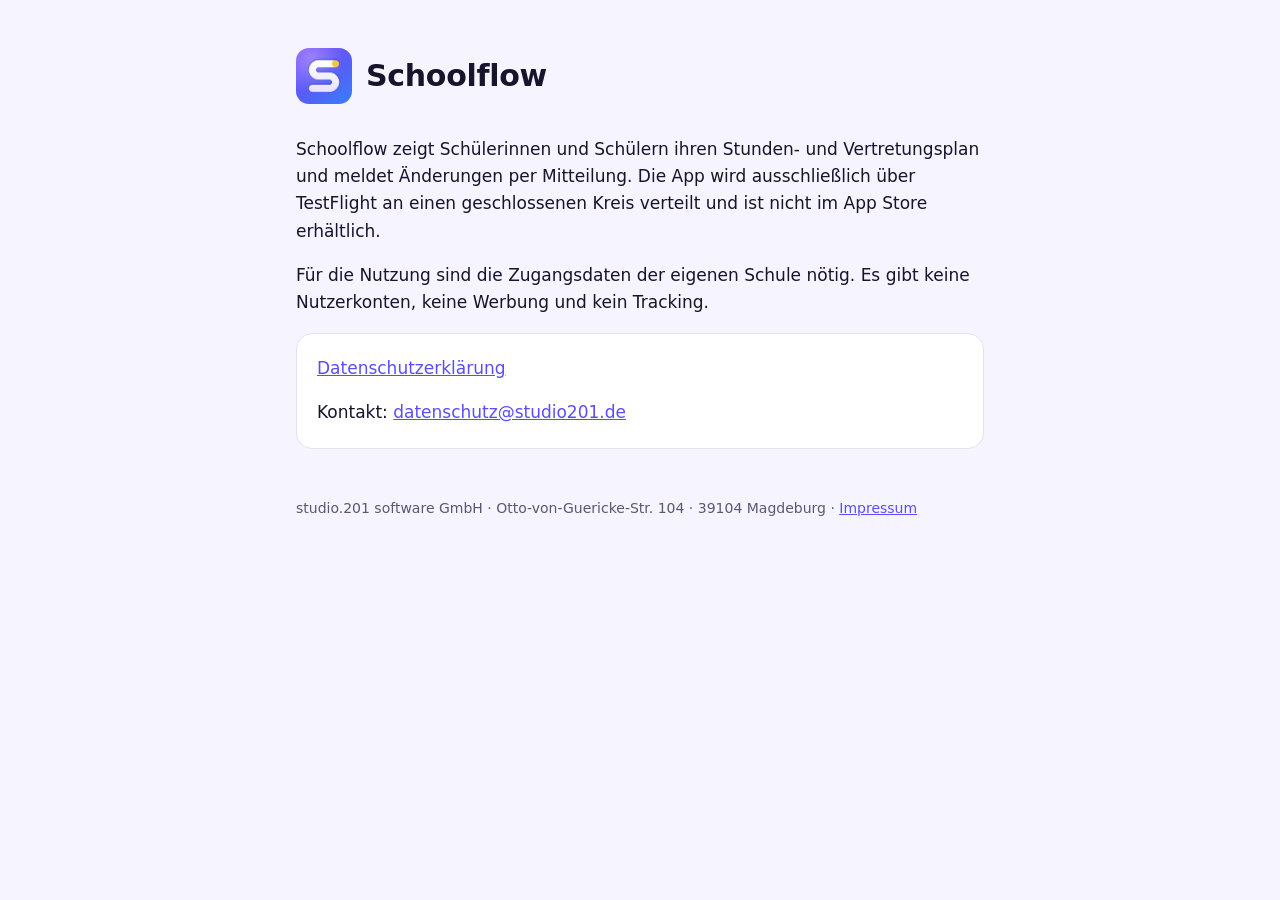
<file: index.html>
<!doctype html>
<html lang="de">
<head>
  <meta charset="utf-8">
  <meta name="viewport" content="width=device-width, initial-scale=1">
  <title>Schoolflow</title>
  <meta name="robots" content="noindex">
  <link rel="stylesheet" href="style.css">
  <link rel="icon" href="icon.png">
</head>
<body>
<main>
  <header>
    <img src="icon.png" alt="" width="56" height="56">
    <h1>Schoolflow</h1>
  </header>
  <p>Schoolflow zeigt Schülerinnen und Schülern ihren Stunden- und Vertretungsplan und meldet Änderungen per Mitteilung. Die App wird ausschließlich über TestFlight an einen geschlossenen Kreis verteilt und ist nicht im App Store erhältlich.</p>
  <p>Für die Nutzung sind die Zugangsdaten der eigenen Schule nötig. Es gibt keine Nutzerkonten, keine Werbung und kein Tracking.</p>
  <div class="card">
    <p><a href="datenschutz/">Datenschutzerklärung</a></p>
    <p>Kontakt: <a href="mailto:datenschutz@studio201.de">datenschutz@studio201.de</a></p>
  </div>
  <footer>
    studio.201 software GmbH · Otto-von-Guericke-Str. 104 · 39104 Magdeburg ·
    <a href="https://studio201.de/Impressum/">Impressum</a>
  </footer>
</main>
</body>
</html>
</file>
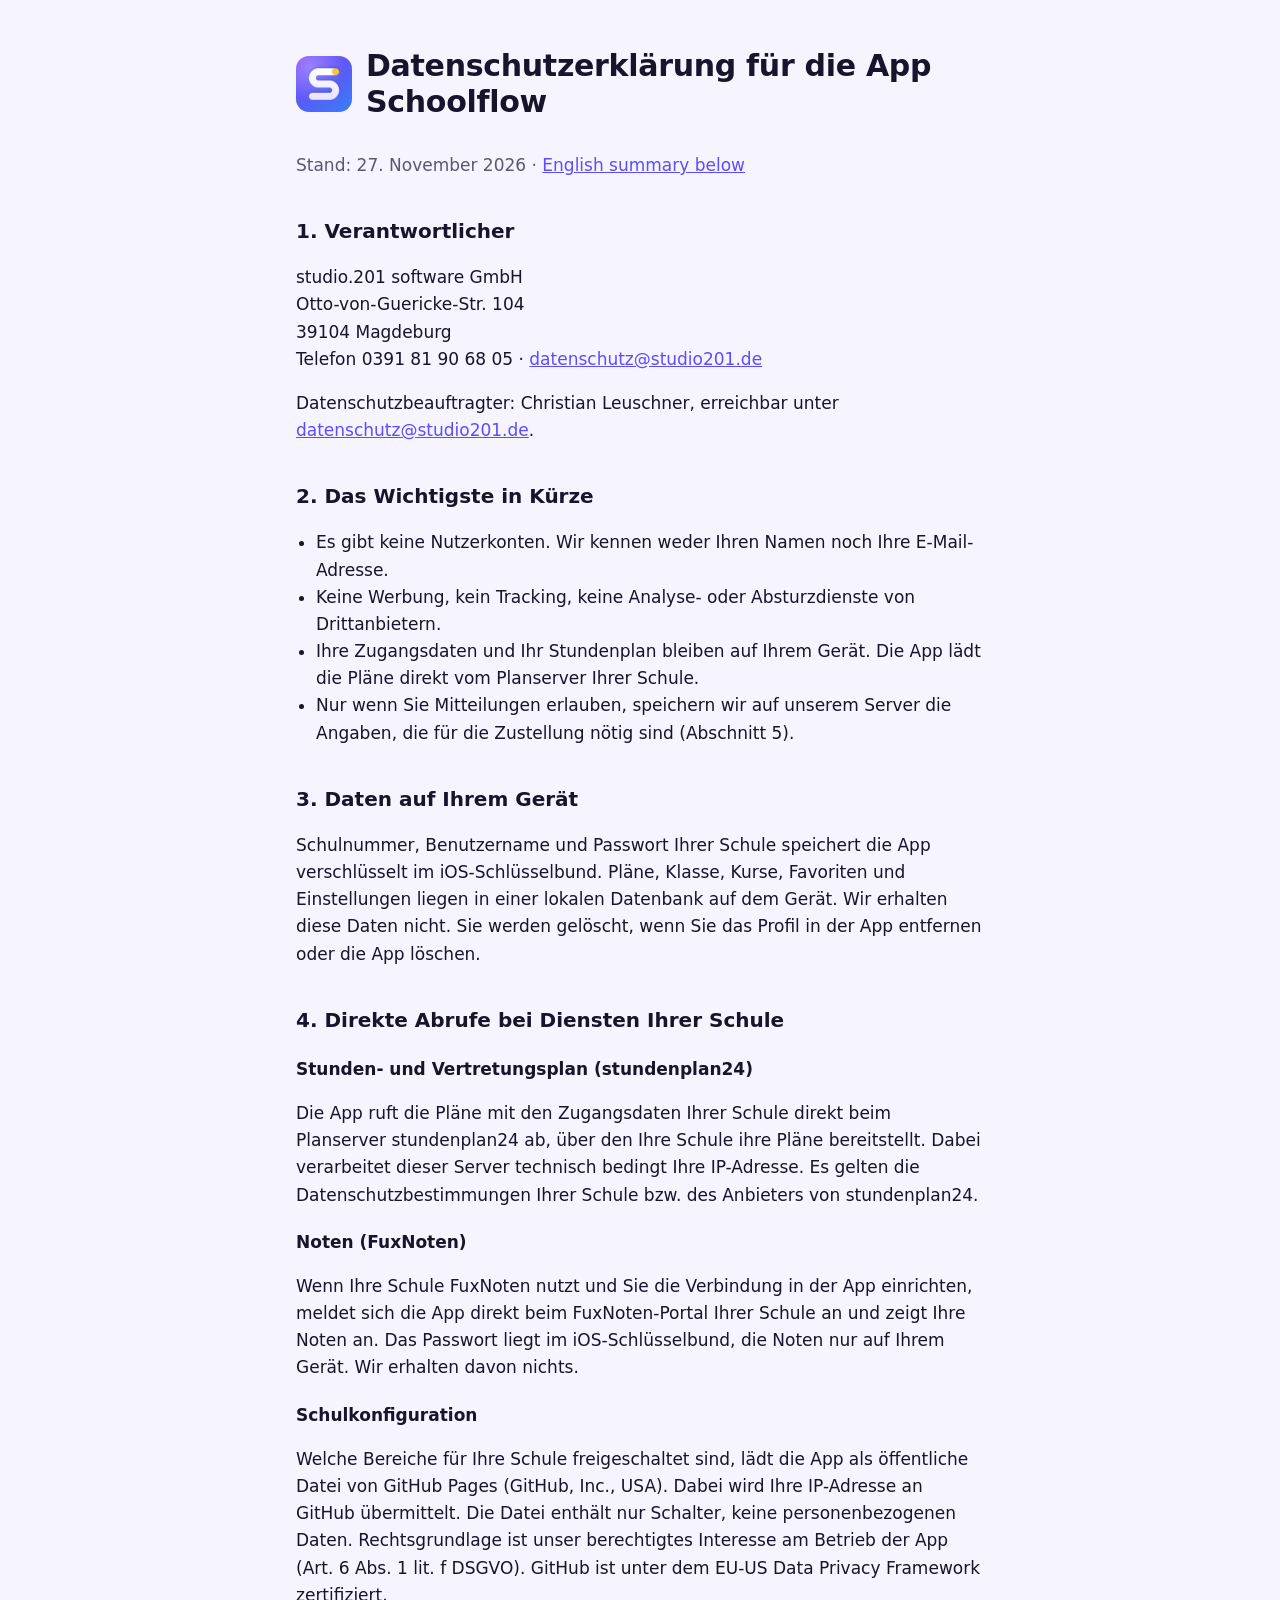
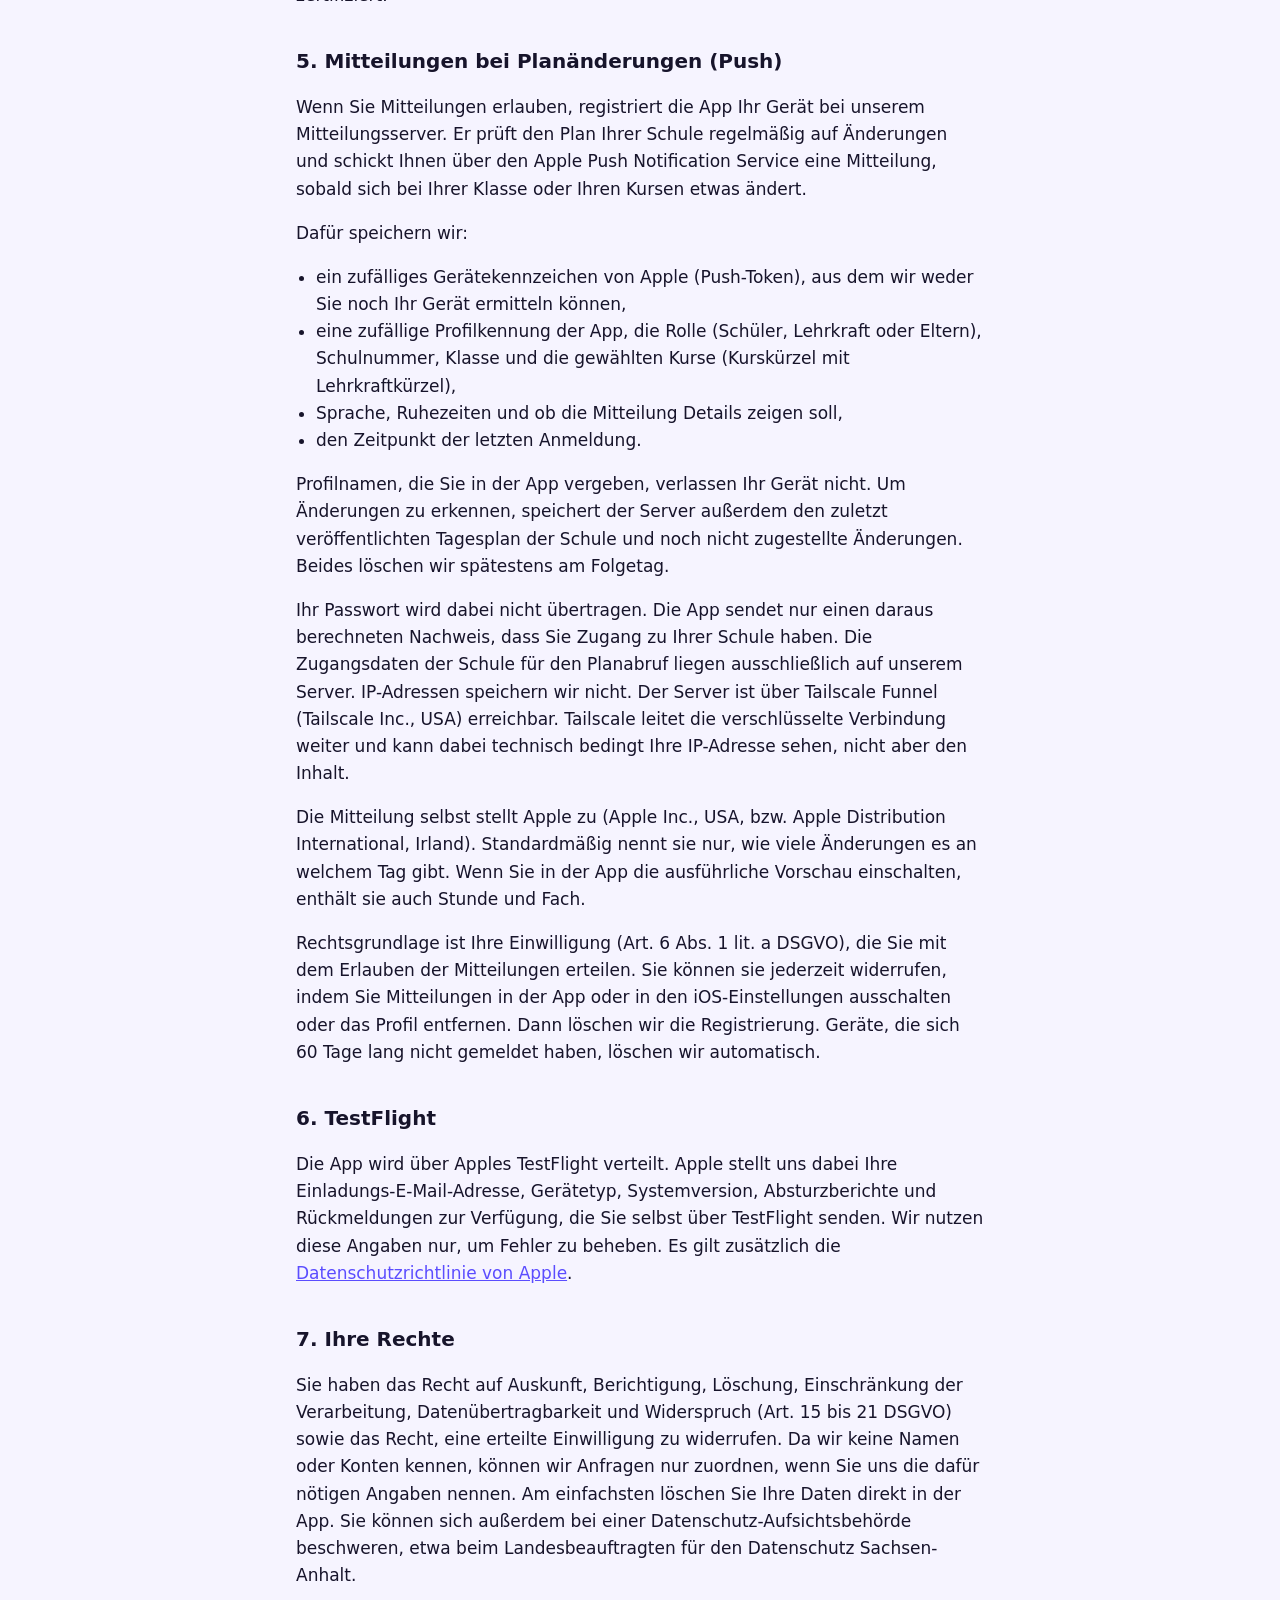
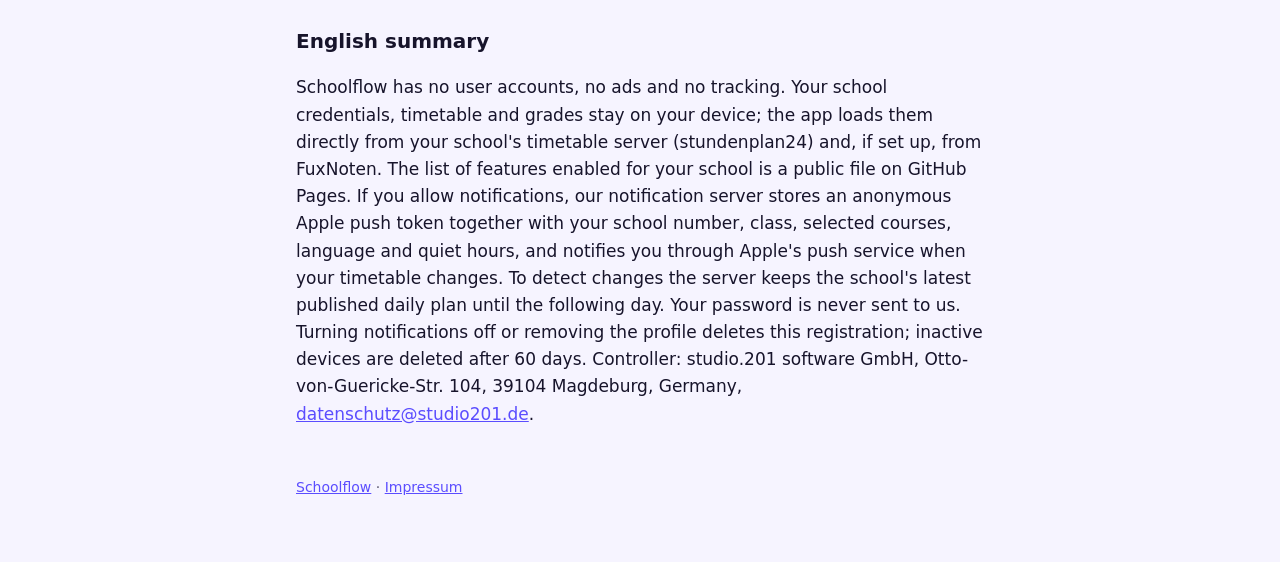
<file: datenschutz/index.html>
<!doctype html>
<html lang="de">
<head>
  <meta charset="utf-8">
  <meta name="viewport" content="width=device-width, initial-scale=1">
  <title>Datenschutz Schoolflow</title>
  <meta name="robots" content="noindex">
  <link rel="stylesheet" href="../style.css">
  <link rel="icon" href="../icon.png">
</head>
<body>
<main>
  <header>
    <img src="../icon.png" alt="" width="56" height="56">
    <h1>Datenschutzerklärung für die App Schoolflow</h1>
  </header>
  <p class="muted">Stand: 27. November 2026 · <a href="#en">English summary below</a></p>

  <h2>1. Verantwortlicher</h2>
  <p>studio.201 software GmbH<br>Otto-von-Guericke-Str. 104<br>39104 Magdeburg<br>
    Telefon 0391 81 90 68 05 · <a href="mailto:datenschutz@studio201.de">datenschutz@studio201.de</a></p>
  <p>Datenschutzbeauftragter: Christian Leuschner, erreichbar unter
    <a href="mailto:datenschutz@studio201.de">datenschutz@studio201.de</a>.</p>

  <h2>2. Das Wichtigste in Kürze</h2>
  <ul>
    <li>Es gibt keine Nutzerkonten. Wir kennen weder Ihren Namen noch Ihre E-Mail-Adresse.</li>
    <li>Keine Werbung, kein Tracking, keine Analyse- oder Absturzdienste von Drittanbietern.</li>
    <li>Ihre Zugangsdaten und Ihr Stundenplan bleiben auf Ihrem Gerät. Die App lädt die Pläne direkt vom Planserver Ihrer Schule.</li>
    <li>Nur wenn Sie Mitteilungen erlauben, speichern wir auf unserem Server die Angaben, die für die Zustellung nötig sind (Abschnitt 5).</li>
  </ul>

  <h2>3. Daten auf Ihrem Gerät</h2>
  <p>Schulnummer, Benutzername und Passwort Ihrer Schule speichert die App verschlüsselt im iOS-Schlüsselbund. Pläne, Klasse, Kurse, Favoriten und Einstellungen liegen in einer lokalen Datenbank auf dem Gerät. Wir erhalten diese Daten nicht. Sie werden gelöscht, wenn Sie das Profil in der App entfernen oder die App löschen.</p>

  <h2>4. Direkte Abrufe bei Diensten Ihrer Schule</h2>
  <h3>Stunden- und Vertretungsplan (stundenplan24)</h3>
  <p>Die App ruft die Pläne mit den Zugangsdaten Ihrer Schule direkt beim Planserver stundenplan24 ab, über den Ihre Schule ihre Pläne bereitstellt. Dabei verarbeitet dieser Server technisch bedingt Ihre IP-Adresse. Es gelten die Datenschutzbestimmungen Ihrer Schule bzw. des Anbieters von stundenplan24.</p>
  <h3>Noten (FuxNoten)</h3>
  <p>Wenn Ihre Schule FuxNoten nutzt und Sie die Verbindung in der App einrichten, meldet sich die App direkt beim FuxNoten-Portal Ihrer Schule an und zeigt Ihre Noten an. Das Passwort liegt im iOS-Schlüsselbund, die Noten nur auf Ihrem Gerät. Wir erhalten davon nichts.</p>
  <h3>Schulkonfiguration</h3>
  <p>Welche Bereiche für Ihre Schule freigeschaltet sind, lädt die App als öffentliche Datei von GitHub Pages (GitHub, Inc., USA). Dabei wird Ihre IP-Adresse an GitHub übermittelt. Die Datei enthält nur Schalter, keine personenbezogenen Daten. Rechtsgrundlage ist unser berechtigtes Interesse am Betrieb der App (Art. 6 Abs. 1 lit. f DSGVO). GitHub ist unter dem EU-US Data Privacy Framework zertifiziert.</p>

  <h2>5. Mitteilungen bei Planänderungen (Push)</h2>
  <p>Wenn Sie Mitteilungen erlauben, registriert die App Ihr Gerät bei unserem Mitteilungsserver. Er prüft den Plan Ihrer Schule regelmäßig auf Änderungen und schickt Ihnen über den Apple Push Notification Service eine Mitteilung, sobald sich bei Ihrer Klasse oder Ihren Kursen etwas ändert.</p>
  <p>Dafür speichern wir:</p>
  <ul>
    <li>ein zufälliges Gerätekennzeichen von Apple (Push-Token), aus dem wir weder Sie noch Ihr Gerät ermitteln können,</li>
    <li>eine zufällige Profilkennung der App, die Rolle (Schüler, Lehrkraft oder Eltern), Schulnummer, Klasse und die gewählten Kurse (Kurskürzel mit Lehrkraftkürzel),</li>
    <li>Sprache, Ruhezeiten und ob die Mitteilung Details zeigen soll,</li>
    <li>den Zeitpunkt der letzten Anmeldung.</li>
  </ul>
  <p>Profilnamen, die Sie in der App vergeben, verlassen Ihr Gerät nicht. Um Änderungen zu erkennen, speichert der Server außerdem den zuletzt veröffentlichten Tagesplan der Schule und noch nicht zugestellte Änderungen. Beides löschen wir spätestens am Folgetag.</p>
  <p>Ihr Passwort wird dabei nicht übertragen. Die App sendet nur einen daraus berechneten Nachweis, dass Sie Zugang zu Ihrer Schule haben. Die Zugangsdaten der Schule für den Planabruf liegen ausschließlich auf unserem Server. IP-Adressen speichern wir nicht. Der Server ist über Tailscale Funnel (Tailscale Inc., USA) erreichbar. Tailscale leitet die verschlüsselte Verbindung weiter und kann dabei technisch bedingt Ihre IP-Adresse sehen, nicht aber den Inhalt.</p>
  <p>Die Mitteilung selbst stellt Apple zu (Apple Inc., USA, bzw. Apple Distribution International, Irland). Standardmäßig nennt sie nur, wie viele Änderungen es an welchem Tag gibt. Wenn Sie in der App die ausführliche Vorschau einschalten, enthält sie auch Stunde und Fach.</p>
  <p>Rechtsgrundlage ist Ihre Einwilligung (Art. 6 Abs. 1 lit. a DSGVO), die Sie mit dem Erlauben der Mitteilungen erteilen. Sie können sie jederzeit widerrufen, indem Sie Mitteilungen in der App oder in den iOS-Einstellungen ausschalten oder das Profil entfernen. Dann löschen wir die Registrierung. Geräte, die sich 60 Tage lang nicht gemeldet haben, löschen wir automatisch.</p>

  <h2>6. TestFlight</h2>
  <p>Die App wird über Apples TestFlight verteilt. Apple stellt uns dabei Ihre Einladungs-E-Mail-Adresse, Gerätetyp, Systemversion, Absturzberichte und Rückmeldungen zur Verfügung, die Sie selbst über TestFlight senden. Wir nutzen diese Angaben nur, um Fehler zu beheben. Es gilt zusätzlich die <a href="https://www.apple.com/de/legal/privacy/">Datenschutzrichtlinie von Apple</a>.</p>

  <h2>7. Ihre Rechte</h2>
  <p>Sie haben das Recht auf Auskunft, Berichtigung, Löschung, Einschränkung der Verarbeitung, Datenübertragbarkeit und Widerspruch (Art. 15 bis 21 DSGVO) sowie das Recht, eine erteilte Einwilligung zu widerrufen. Da wir keine Namen oder Konten kennen, können wir Anfragen nur zuordnen, wenn Sie uns die dafür nötigen Angaben nennen. Am einfachsten löschen Sie Ihre Daten direkt in der App. Sie können sich außerdem bei einer Datenschutz-Aufsichtsbehörde beschweren, etwa beim Landesbeauftragten für den Datenschutz Sachsen-Anhalt.</p>

  <h2 id="en">English summary</h2>
  <p>Schoolflow has no user accounts, no ads and no tracking. Your school credentials, timetable and grades stay on your device; the app loads them directly from your school's timetable server (stundenplan24) and, if set up, from FuxNoten. The list of features enabled for your school is a public file on GitHub Pages. If you allow notifications, our notification server stores an anonymous Apple push token together with your school number, class, selected courses, language and quiet hours, and notifies you through Apple's push service when your timetable changes. To detect changes the server keeps the school's latest published daily plan until the following day. Your password is never sent to us. Turning notifications off or removing the profile deletes this registration; inactive devices are deleted after 60 days. Controller: studio.201 software GmbH, Otto-von-Guericke-Str. 104, 39104 Magdeburg, Germany, <a href="mailto:datenschutz@studio201.de">datenschutz@studio201.de</a>.</p>

  <footer><a href="../">Schoolflow</a> · <a href="https://studio201.de/Impressum/">Impressum</a></footer>
</main>
</body>
</html>
</file>
<file: style.css>
:root {
  --bg: #f6f4ff;
  --surface: #ffffff;
  --text: #17142b;
  --muted: #5b5770;
  --accent: #5b4dff;
  --line: #e4e0f5;
  color-scheme: light dark;
}
@media (prefers-color-scheme: dark) {
  :root {
    --bg: #0b0a14;
    --surface: #15131f;
    --text: #f2f0fa;
    --muted: #a8a3bd;
    --accent: #a597ff;
    --line: #2a2738;
  }
}
* { box-sizing: border-box; }
html { -webkit-text-size-adjust: 100%; }
body {
  margin: 0;
  background: var(--bg);
  color: var(--text);
  font: 17px/1.6 -apple-system, BlinkMacSystemFont, "Segoe UI", system-ui, sans-serif;
}
main { max-width: 720px; margin: 0 auto; padding: 48px 16px 64px; }
header { display: flex; align-items: center; gap: 14px; margin-bottom: 32px; }
header img { width: 56px; height: 56px; border-radius: 13px; }
h1 { font-size: 30px; line-height: 1.2; margin: 0; letter-spacing: -0.01em; }
h2 { font-size: 20px; margin: 36px 0 8px; }
h3 { font-size: 17px; margin: 20px 0 4px; }
p, li { color: var(--text); }
.muted { color: var(--muted); }
a { color: var(--accent); }
.card { background: var(--surface); border: 1px solid var(--line); border-radius: 16px; padding: 4px 20px; margin: 16px 0; }
ul { padding-left: 20px; }
footer { margin-top: 48px; font-size: 14px; color: var(--muted); }
</file>
